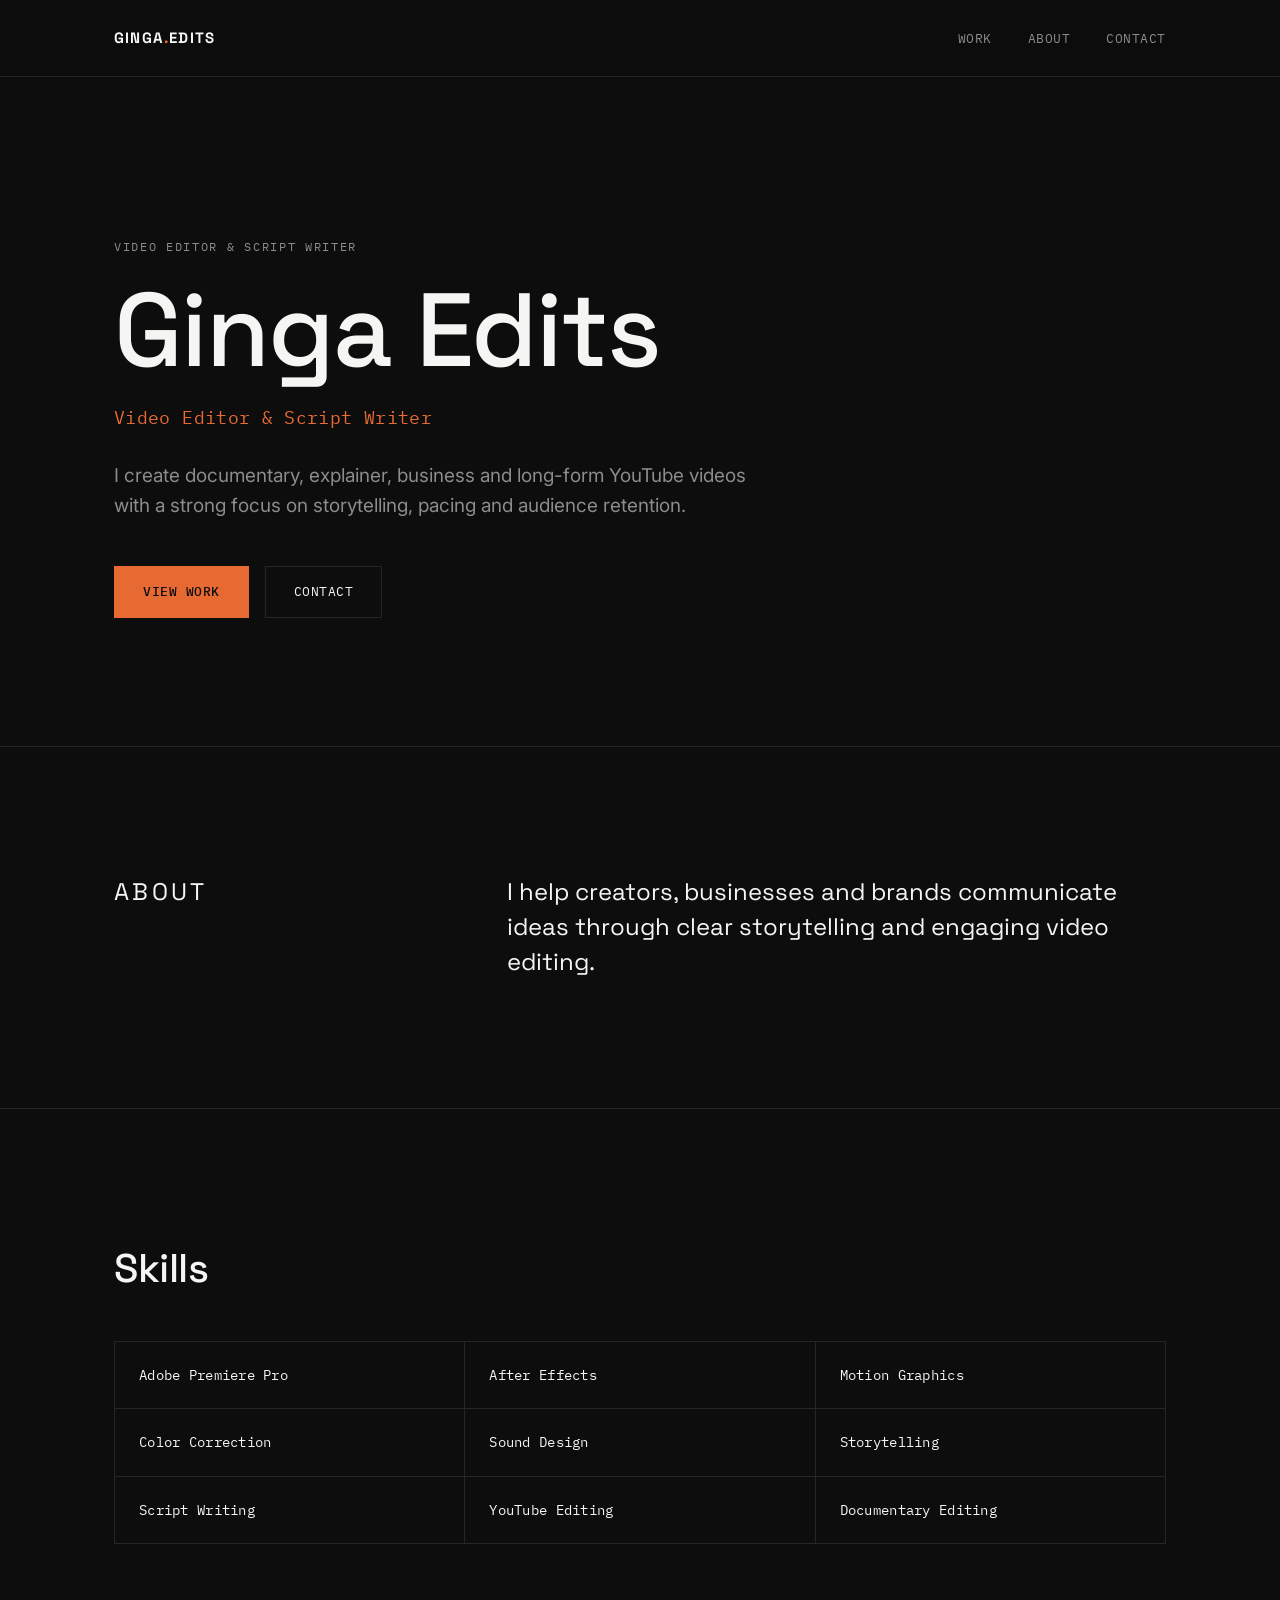
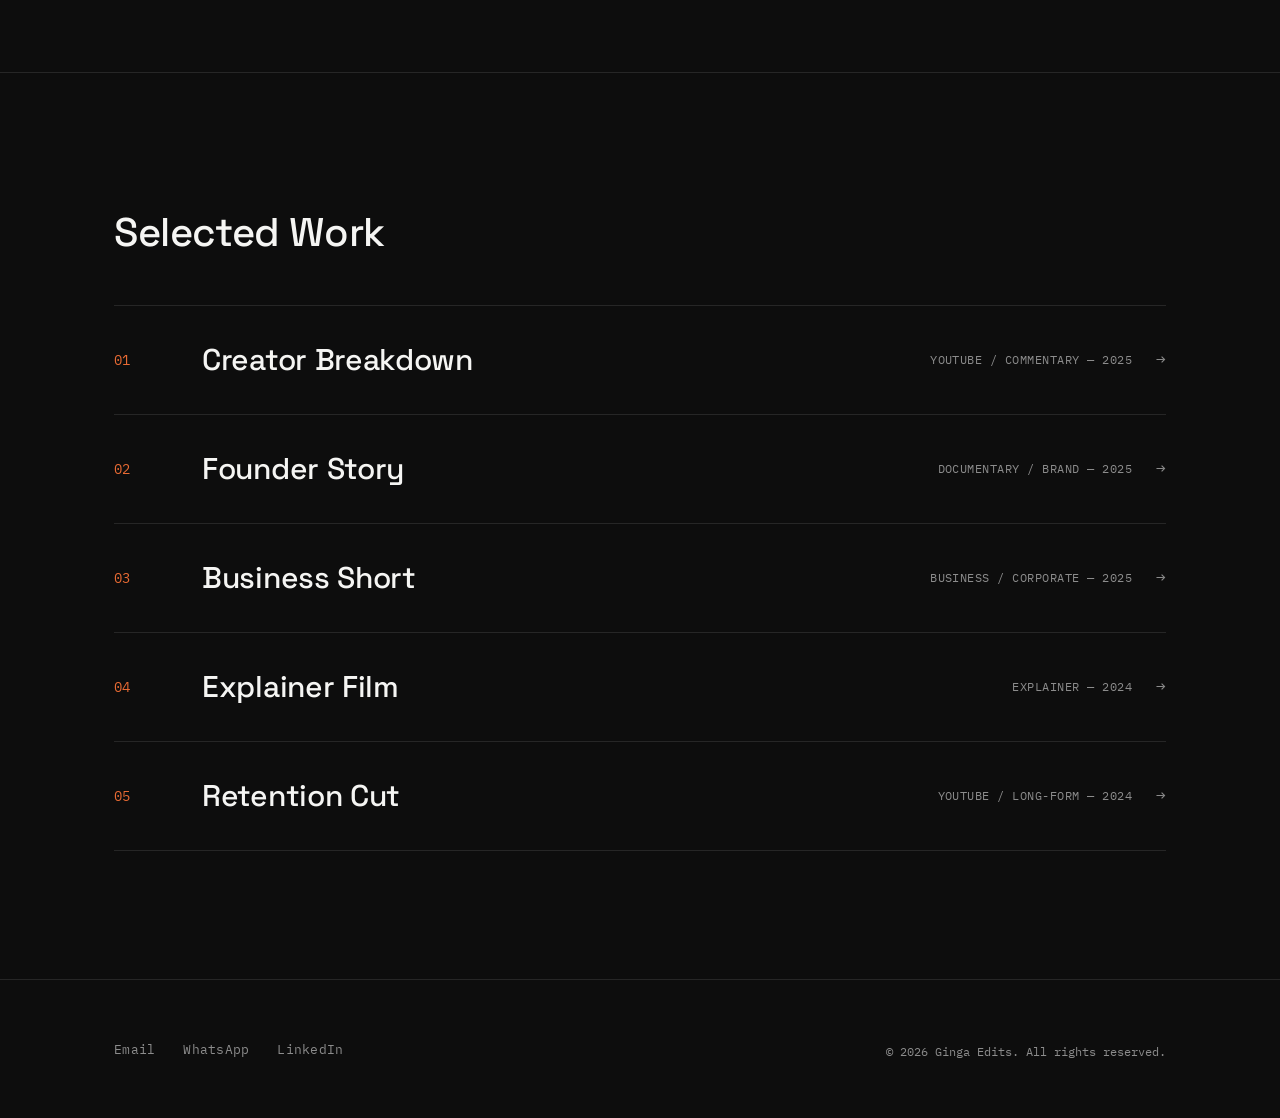
<file: index.html>
<!DOCTYPE html>
<html lang="en">
<head>
  <meta charset="UTF-8" />
  <meta name="viewport" content="width=device-width, initial-scale=1.0" />
  <title>Ginga Edits — Video Editor &amp; Script Writer</title>
  <meta name="description" content="Ginga Edits — video editor and script writer working on documentary, explainer, business and long-form YouTube video." />
  <link rel="preconnect" href="https://fonts.googleapis.com" />
  <link rel="preconnect" href="https://fonts.gstatic.com" crossorigin />
  <link href="https://fonts.googleapis.com/css2?family=Space+Grotesk:wght@500;700&family=Inter:wght@400;500&family=IBM+Plex+Mono:wght@400;500&display=swap" rel="stylesheet" />
  <link rel="stylesheet" href="css/style.css" />
</head>
<body>

  <header class="site-header">
    <div class="container">
      <a href="index.html" class="logo">Ginga<span>.</span>Edits</a>
      <nav class="main-nav" aria-label="Primary">
        <ul>
          <li><a href="#work">Work</a></li>
          <li><a href="#about">About</a></li>
          <li><a href="#contact">Contact</a></li>
        </ul>
      </nav>
    </div>
  </header>

  <main>

    <!-- Hero -->
    <section class="hero">
      <div class="container">
        <p class="eyebrow">Video Editor &amp; Script Writer</p>
        <h1>Ginga Edits</h1>
        <p class="role">Video Editor &amp; Script Writer</p>
        <p class="desc">
          I create documentary, explainer, business and long-form YouTube videos
          with a strong focus on storytelling, pacing and audience retention.
        </p>
        <div class="hero-actions">
          <a href="#work" class="btn btn-primary">View Work</a>
          <a href="#contact" class="btn btn-secondary">Contact</a>
        </div>
      </div>
    </section>

    <!-- About -->
    <section class="about" id="about">
      <div class="container about-grid">
        <p class="eyebrow">About</p>
        <p>
          I help creators, businesses and brands communicate ideas through
          clear storytelling and engaging video editing.
        </p>
      </div>
    </section>

    <!-- Skills -->
    <section class="skills" id="skills">
      <div class="container">
        <h2 class="section-heading">Skills</h2>
        <ul class="skills-grid">
          <li>Adobe Premiere Pro</li>
          <li>After Effects</li>
          <li>Motion Graphics</li>
          <li>Color Correction</li>
          <li>Sound Design</li>
          <li>Storytelling</li>
          <li>Script Writing</li>
          <li>YouTube Editing</li>
          <li>Documentary Editing</li>
        </ul>
      </div>
    </section>

    <!-- Selected Work -->
    <section class="work" id="work">
      <div class="container">
        <h2 class="section-heading">Selected Work</h2>
        <div class="work-list" id="work-list" role="list">
          <!-- Rendered by js/main.js from js/projects-data.js -->
        </div>
      </div>
    </section>

  </main>

  <footer class="site-footer" id="contact">
    <div class="container footer-grid">
      <ul class="footer-links">
        <li><a href="mailto:hello@gingaedits.com">Email</a></li>
        <li><a href="https://wa.me/00000000000">WhatsApp</a></li>
        <li><a href="https://linkedin.com">LinkedIn</a></li>
      </ul>
      <p class="footer-copy">&copy; <span id="year"></span> Ginga Edits. All rights reserved.</p>
    </div>
  </footer>

  <script>document.getElementById("year").textContent = new Date().getFullYear();</script>
  <script type="module" src="js/main.js"></script>
</body>
</html>
</file>
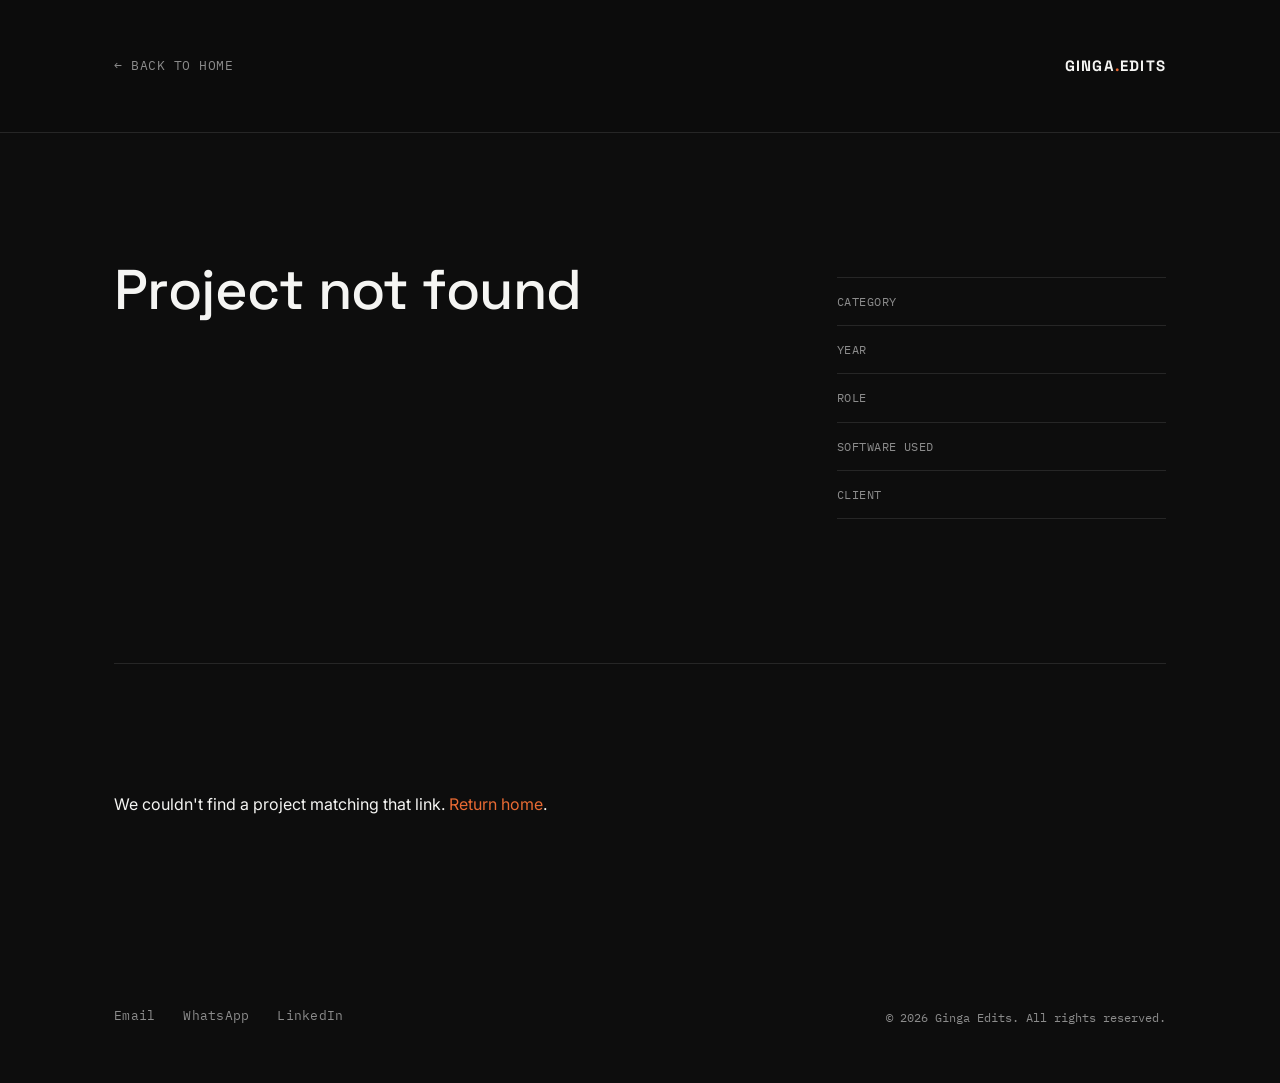
<file: project.html>
<!DOCTYPE html>
<html lang="en">
<head>
  <meta charset="UTF-8" />
  <meta name="viewport" content="width=device-width, initial-scale=1.0" />
  <title>Project — Ginga Edits</title>
  <link rel="preconnect" href="https://fonts.googleapis.com" />
  <link rel="preconnect" href="https://fonts.gstatic.com" crossorigin />
  <link href="https://fonts.googleapis.com/css2?family=Space+Grotesk:wght@500;700&family=Inter:wght@400;500&family=IBM+Plex+Mono:wght@400;500&display=swap" rel="stylesheet" />
  <link rel="stylesheet" href="css/style.css" />
</head>
<body>

  <header class="site-header project-header">
    <div class="container">
      <a href="index.html" class="back-link">&larr; Back to Home</a>
      <a href="index.html" class="logo">Ginga<span>.</span>Edits</a>
    </div>
  </header>

  <main>

    <!-- Video player -->
    <div class="video-wrap">
      <div class="video-frame">
        <video id="project-video" controls playsinline preload="metadata" hidden>
          Your browser does not support HTML5 video.
        </video>
        <div class="video-fallback" id="video-fallback">
          <div class="video-fallback-inner">
            <p class="eyebrow">Video not yet added</p>
            <p>
              This project's video file hasn't been placed in the /videos
              folder yet. Add the MP4 here to make it play:
            </p>
            <code id="video-fallback-path"></code>
          </div>
        </div>
      </div>
    </div>

    <div class="container">
      <div class="project-main">

        <div class="project-top">
          <div>
            <h1 class="project-title" id="project-title">&nbsp;</h1>
            <p class="project-category" id="project-category"></p>
          </div>

          <dl class="meta-list">
            <div class="meta-row" id="meta-category">
              <dt class="meta-label">Category</dt>
              <dd class="meta-value"></dd>
            </div>
            <div class="meta-row" id="meta-year">
              <dt class="meta-label">Year</dt>
              <dd class="meta-value"></dd>
            </div>
            <div class="meta-row" id="meta-role">
              <dt class="meta-label">Role</dt>
              <dd class="meta-value"></dd>
            </div>
            <div class="meta-row" id="meta-software">
              <dt class="meta-label">Software Used</dt>
              <dd class="meta-value"></dd>
            </div>
            <div class="meta-row" id="meta-client">
              <dt class="meta-label">Client</dt>
              <dd class="meta-value"></dd>
            </div>
          </dl>
        </div>

        <div class="project-description" id="project-description">
          <div class="desc-block">
            <p class="eyebrow">Objective</p>
            <p id="desc-objective"></p>
          </div>
          <div class="desc-block">
            <p class="eyebrow">Editing Approach</p>
            <p id="desc-approach"></p>
          </div>
          <div class="desc-block">
            <p class="eyebrow">Storytelling Decisions</p>
            <p id="desc-storytelling"></p>
          </div>
          <div class="desc-block">
            <p class="eyebrow">Retention Techniques</p>
            <p id="desc-retention"></p>
          </div>
          <div class="desc-block">
            <p class="eyebrow">Final Outcome</p>
            <p id="desc-outcome"></p>
          </div>
        </div>

        <nav class="project-nav" aria-label="Project navigation">
          <a href="#" class="project-nav-link prev" id="prev-project">
            <span class="label">&larr; Previous Project</span>
            <span class="title"></span>
          </a>
          <a href="index.html" class="btn btn-secondary">Back to Home</a>
          <a href="#" class="project-nav-link next" id="next-project">
            <span class="label">Next Project &rarr;</span>
            <span class="title"></span>
          </a>
        </nav>

      </div>
    </div>

  </main>

  <footer class="site-footer">
    <div class="container footer-grid">
      <ul class="footer-links">
        <li><a href="mailto:hello@gingaedits.com">Email</a></li>
        <li><a href="https://wa.me/00000000000">WhatsApp</a></li>
        <li><a href="https://linkedin.com">LinkedIn</a></li>
      </ul>
      <p class="footer-copy">&copy; <span id="year"></span> Ginga Edits. All rights reserved.</p>
    </div>
  </footer>

  <script>document.getElementById("year").textContent = new Date().getFullYear();</script>
  <script type="module" src="js/project.js"></script>
</body>
</html>
</file>
<file: css/style.css>
/* =========================================================
   GINGA EDITS — Portfolio
   Swiss / editorial dark theme
   ========================================================= */

:root {
  /* Color */
  --bg: #0D0D0D;
  --bg-raised: #131313;
  --text: #F5F5F3;
  --text-dim: #8C8C8C;
  --border: #262626;
  --accent: #E86A33;
  --accent-dim: #8a4020;

  /* Type */
  --font-display: 'Space Grotesk', -apple-system, 'Helvetica Neue', Arial, sans-serif;
  --font-body: 'Inter', -apple-system, 'Helvetica Neue', Arial, sans-serif;
  --font-mono: 'IBM Plex Mono', 'SFMono-Regular', Consolas, monospace;

  /* Layout */
  --container: 1180px;
  --gutter: clamp(24px, 5vw, 64px);
  --section-pad: clamp(64px, 10vw, 128px);
}

*, *::before, *::after { box-sizing: border-box; }

html {
  background: var(--bg);
  scroll-behavior: smooth;
}

@media (prefers-reduced-motion: reduce) {
  html { scroll-behavior: auto; }
  * { animation-duration: 0.01ms !important; transition-duration: 0.01ms !important; }
}

body {
  margin: 0;
  background: var(--bg);
  color: var(--text);
  font-family: var(--font-body);
  font-size: 16px;
  line-height: 1.6;
  -webkit-font-smoothing: antialiased;
}

img, video { max-width: 100%; display: block; }

a {
  color: inherit;
  text-decoration: none;
}

ul { margin: 0; padding: 0; list-style: none; }
h1, h2, h3, h4, p { margin: 0; }

.container {
  max-width: var(--container);
  margin: 0 auto;
  padding: 0 var(--gutter);
}

.eyebrow {
  font-family: var(--font-mono);
  font-size: 12px;
  letter-spacing: 0.14em;
  text-transform: uppercase;
  color: var(--text-dim);
}

.section-heading {
  font-family: var(--font-display);
  font-weight: 500;
  font-size: clamp(28px, 3.4vw, 40px);
  letter-spacing: -0.01em;
  margin-bottom: 40px;
}

.hairline {
  border: none;
  border-top: 1px solid var(--border);
  margin: 0;
}

/* Focus states — accessible, visible */
a:focus-visible,
button:focus-visible {
  outline: 2px solid var(--accent);
  outline-offset: 3px;
}

/* =========================================================
   Header
   ========================================================= */

.site-header {
  position: sticky;
  top: 0;
  z-index: 20;
  background: rgba(13, 13, 13, 0.88);
  backdrop-filter: none;
  border-bottom: 1px solid var(--border);
}

.site-header .container {
  display: flex;
  align-items: center;
  justify-content: space-between;
  height: 76px;
}

.logo {
  font-family: var(--font-display);
  font-weight: 700;
  font-size: 15px;
  letter-spacing: 0.08em;
  text-transform: uppercase;
}

.logo span { color: var(--accent); }

.main-nav ul {
  display: flex;
  gap: 36px;
}

.main-nav a {
  font-family: var(--font-mono);
  font-size: 13px;
  letter-spacing: 0.04em;
  text-transform: uppercase;
  color: var(--text-dim);
  transition: color 150ms ease;
}

.main-nav a:hover { color: var(--text); }

.back-link {
  font-family: var(--font-mono);
  font-size: 13px;
  letter-spacing: 0.04em;
  text-transform: uppercase;
  color: var(--text-dim);
  display: inline-flex;
  align-items: center;
  gap: 8px;
  transition: color 150ms ease;
}

.back-link:hover { color: var(--accent); }

/* =========================================================
   Buttons
   ========================================================= */

.btn {
  display: inline-flex;
  align-items: center;
  gap: 10px;
  font-family: var(--font-mono);
  font-size: 13px;
  letter-spacing: 0.04em;
  text-transform: uppercase;
  padding: 15px 28px;
  border: 1px solid var(--border);
  transition: border-color 150ms ease, background 150ms ease, color 150ms ease;
}

.btn-primary {
  background: var(--accent);
  border-color: var(--accent);
  color: #0D0D0D;
  font-weight: 500;
}

.btn-primary:hover { background: #f07c47; border-color: #f07c47; }

.btn-secondary { color: var(--text); }

.btn-secondary:hover { border-color: var(--text-dim); }

/* =========================================================
   Hero
   ========================================================= */

.hero {
  padding: clamp(80px, 14vw, 160px) 0 var(--section-pad);
  border-bottom: 1px solid var(--border);
}

.hero .eyebrow { margin-bottom: 24px; }

.hero h1 {
  font-family: var(--font-display);
  font-weight: 500;
  font-size: clamp(48px, 9vw, 104px);
  line-height: 0.98;
  letter-spacing: -0.02em;
}

.hero .role {
  font-family: var(--font-mono);
  font-size: clamp(14px, 1.6vw, 18px);
  color: var(--accent);
  margin-top: 22px;
  letter-spacing: 0.02em;
}

.hero p.desc {
  max-width: 640px;
  color: var(--text-dim);
  font-size: clamp(16px, 1.6vw, 19px);
  margin-top: 28px;
}

.hero-actions {
  display: flex;
  gap: 16px;
  margin-top: 44px;
  flex-wrap: wrap;
}

/* =========================================================
   About
   ========================================================= */

.about {
  padding: var(--section-pad) 0;
  border-bottom: 1px solid var(--border);
}

.about-grid {
  display: grid;
  grid-template-columns: 1fr 2fr;
  gap: var(--gutter);
}

.about p {
  font-size: clamp(18px, 2vw, 24px);
  font-family: var(--font-display);
  font-weight: 400;
  line-height: 1.45;
  color: var(--text);
  max-width: 760px;
}

@media (max-width: 720px) {
  .about-grid { grid-template-columns: 1fr; gap: 20px; }
}

/* =========================================================
   Skills
   ========================================================= */

.skills {
  padding: var(--section-pad) 0;
  border-bottom: 1px solid var(--border);
}

.skills-grid {
  display: grid;
  grid-template-columns: repeat(3, 1fr);
  gap: 0;
  border-top: 1px solid var(--border);
  border-left: 1px solid var(--border);
}

.skills-grid li {
  border-right: 1px solid var(--border);
  border-bottom: 1px solid var(--border);
  padding: 22px 24px;
  font-family: var(--font-mono);
  font-size: 14px;
  letter-spacing: 0.02em;
  color: var(--text);
  transition: color 150ms ease, background 150ms ease;
}

.skills-grid li:hover {
  color: var(--accent);
  background: var(--bg-raised);
}

@media (max-width: 720px) {
  .skills-grid { grid-template-columns: repeat(2, 1fr); }
}
@media (max-width: 460px) {
  .skills-grid { grid-template-columns: 1fr; }
}

/* =========================================================
   Selected Work — numbered shot-list
   ========================================================= */

.work {
  padding: var(--section-pad) 0;
  border-bottom: 1px solid var(--border);
}

.work-list {
  border-top: 1px solid var(--border);
}

.work-row {
  display: grid;
  grid-template-columns: 64px 1fr auto auto;
  align-items: center;
  gap: 24px;
  padding: 30px 0;
  border-bottom: 1px solid var(--border);
  transition: background 180ms ease;
}

.work-row:hover { background: var(--bg-raised); }

.work-index {
  font-family: var(--font-mono);
  font-size: 14px;
  color: var(--accent);
}

.work-title {
  font-family: var(--font-display);
  font-weight: 500;
  font-size: clamp(20px, 2.6vw, 30px);
  letter-spacing: -0.01em;
  transition: color 150ms ease, transform 150ms ease;
}

.work-row:hover .work-title { transform: translateX(6px); }

.work-meta {
  font-family: var(--font-mono);
  font-size: 12px;
  letter-spacing: 0.04em;
  text-transform: uppercase;
  color: var(--text-dim);
  text-align: right;
}

.work-arrow {
  font-family: var(--font-mono);
  color: var(--text-dim);
  transition: color 150ms ease, transform 150ms ease;
}

.work-row:hover .work-arrow {
  color: var(--accent);
  transform: translateX(4px);
}

@media (max-width: 640px) {
  .work-row {
    grid-template-columns: 40px 1fr;
    grid-template-areas:
      "index title"
      "meta  meta";
    row-gap: 10px;
  }
  .work-index { grid-area: index; }
  .work-title { grid-area: title; }
  .work-meta { grid-area: meta; text-align: left; }
  .work-arrow { display: none; }
}

/* =========================================================
   Footer
   ========================================================= */

.site-footer {
  padding: 56px 0;
}

.footer-grid {
  display: flex;
  justify-content: space-between;
  align-items: flex-end;
  flex-wrap: wrap;
  gap: 24px;
}

.footer-links {
  display: flex;
  gap: 28px;
  flex-wrap: wrap;
}

.footer-links a {
  font-family: var(--font-mono);
  font-size: 13px;
  letter-spacing: 0.02em;
  color: var(--text-dim);
  transition: color 150ms ease;
}

.footer-links a:hover { color: var(--accent); }

.footer-copy {
  font-family: var(--font-mono);
  font-size: 12px;
  color: var(--text-dim);
}

/* =========================================================
   Project page
   ========================================================= */

.project-header {
  padding: 28px 0;
}

.video-wrap {
  width: 100%;
  background: #000;
  border-top: 1px solid var(--border);
  border-bottom: 1px solid var(--border);
}

.video-frame {
  max-width: 1280px;
  margin: 0 auto;
  aspect-ratio: 16 / 9;
  position: relative;
  background: #000;
}

.video-frame video {
  width: 100%;
  height: 100%;
  object-fit: contain;
  background: #000;
}

.video-fallback {
  position: absolute;
  inset: 0;
  display: flex;
  align-items: center;
  justify-content: center;
  text-align: center;
  padding: 32px;
}

.video-fallback[hidden] { display: none; }

.video-fallback-inner {
  max-width: 480px;
}

.video-fallback-inner .eyebrow { color: var(--accent); margin-bottom: 14px; }

.video-fallback-inner p {
  color: var(--text-dim);
  font-size: 14px;
  line-height: 1.7;
}

.video-fallback-inner code {
  display: inline-block;
  margin-top: 12px;
  font-family: var(--font-mono);
  font-size: 13px;
  color: var(--text);
  background: var(--bg-raised);
  border: 1px solid var(--border);
  padding: 6px 12px;
}

.project-main {
  padding: var(--section-pad) 0;
}

.project-top {
  display: grid;
  grid-template-columns: 2fr 1fr;
  gap: var(--gutter);
  padding-bottom: var(--section-pad);
  border-bottom: 1px solid var(--border);
}

.project-title {
  font-family: var(--font-display);
  font-weight: 500;
  font-size: clamp(32px, 5vw, 56px);
  letter-spacing: -0.01em;
  line-height: 1.05;
}

.project-category {
  font-family: var(--font-mono);
  font-size: 13px;
  color: var(--accent);
  text-transform: uppercase;
  letter-spacing: 0.04em;
  margin-top: 16px;
}

.meta-list {
  border-top: 1px solid var(--border);
}

.meta-row {
  display: flex;
  justify-content: space-between;
  gap: 16px;
  padding: 14px 0;
  border-bottom: 1px solid var(--border);
  font-size: 14px;
}

.meta-row .meta-label {
  font-family: var(--font-mono);
  font-size: 12px;
  text-transform: uppercase;
  letter-spacing: 0.04em;
  color: var(--text-dim);
}

.meta-row .meta-value { text-align: right; color: var(--text); }

@media (max-width: 780px) {
  .project-top { grid-template-columns: 1fr; }
}

.project-description {
  padding-top: var(--section-pad);
  display: grid;
  grid-template-columns: repeat(2, 1fr);
  gap: 48px var(--gutter);
}

.desc-block .eyebrow { margin-bottom: 14px; }

.desc-block p {
  font-size: 16px;
  color: var(--text-dim);
  line-height: 1.75;
}

@media (max-width: 720px) {
  .project-description { grid-template-columns: 1fr; }
}

.project-nav {
  margin-top: var(--section-pad);
  padding-top: 32px;
  border-top: 1px solid var(--border);
  display: flex;
  justify-content: space-between;
  align-items: center;
  gap: 20px;
  flex-wrap: wrap;
}

.project-nav-link {
  font-family: var(--font-mono);
  font-size: 13px;
  text-transform: uppercase;
  letter-spacing: 0.04em;
  color: var(--text-dim);
  transition: color 150ms ease;
}

.project-nav-link:hover { color: var(--accent); }

.project-nav-link .label {
  display: block;
  font-size: 11px;
  color: var(--text-dim);
  margin-bottom: 6px;
}

.project-nav-link .title {
  color: var(--text);
  font-family: var(--font-display);
  font-size: 18px;
  text-transform: none;
  letter-spacing: -0.01em;
}

.project-nav-link.next { text-align: right; }
</file>
